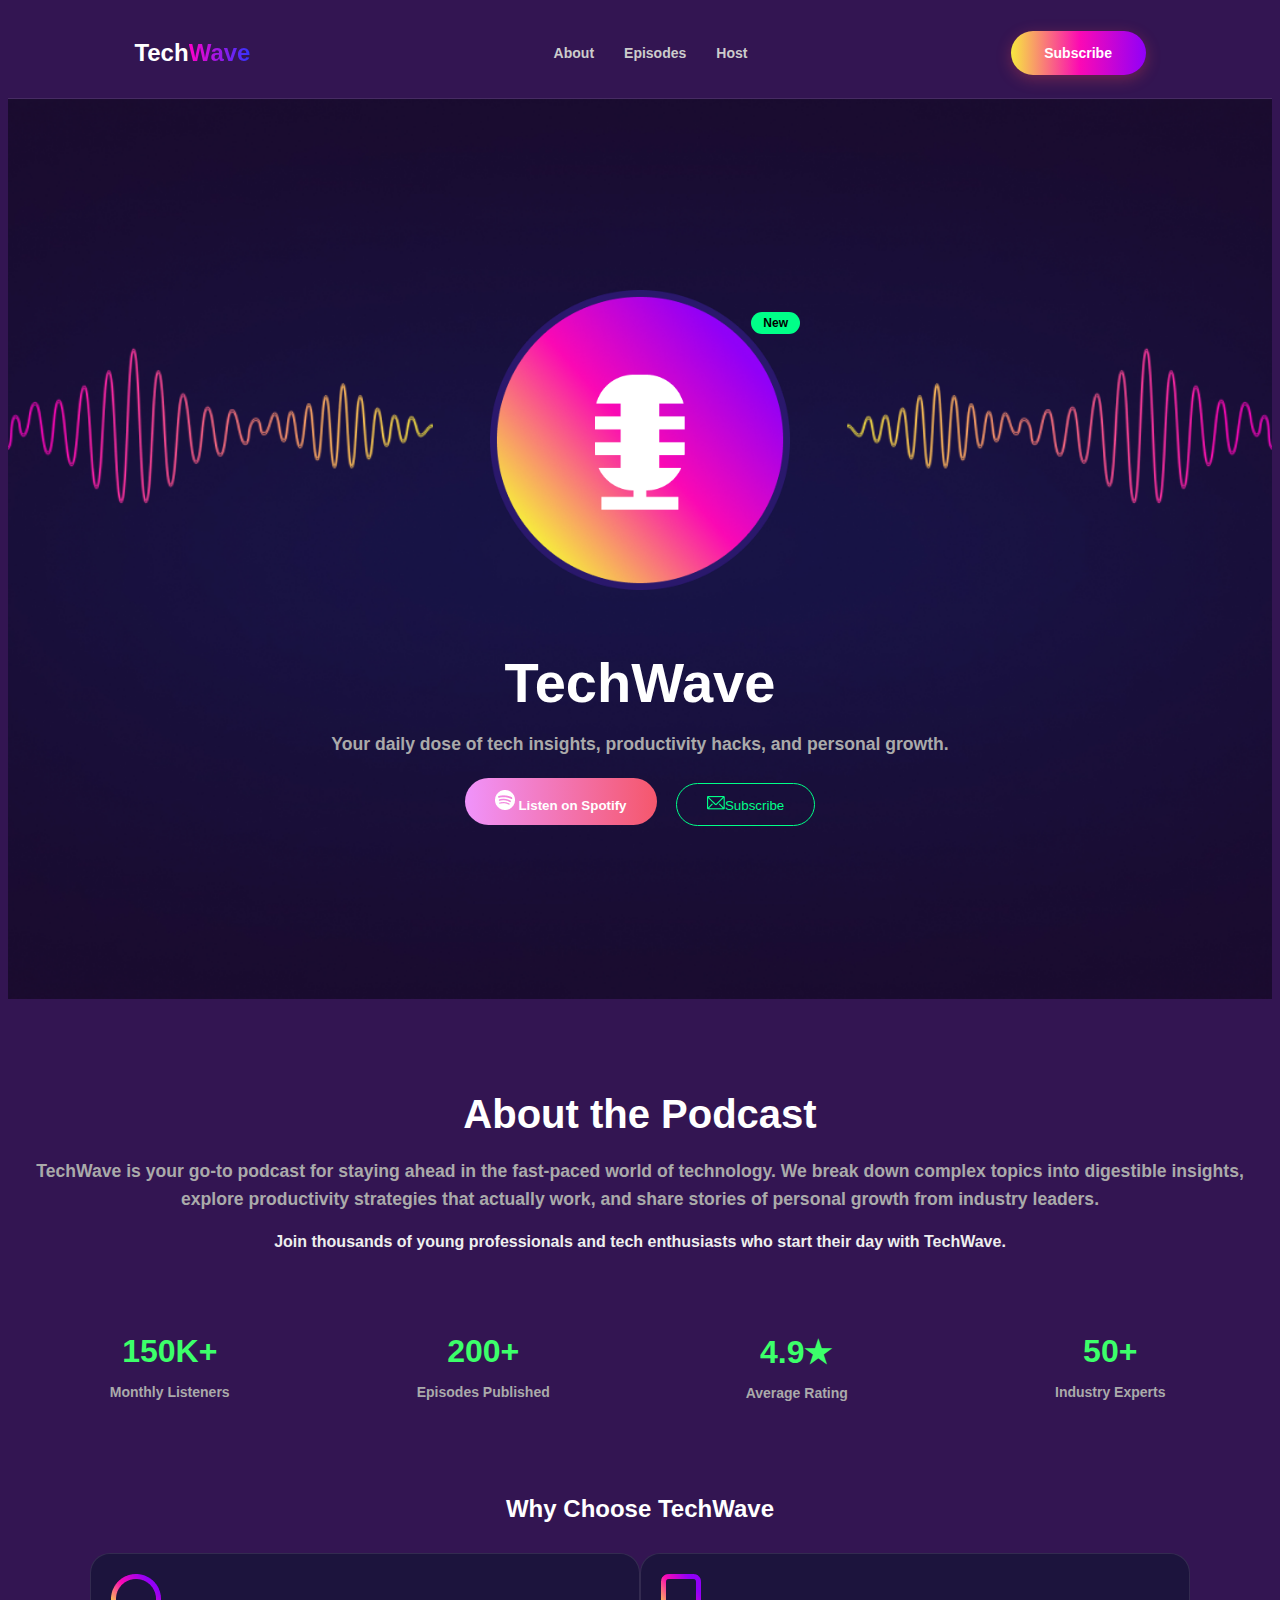
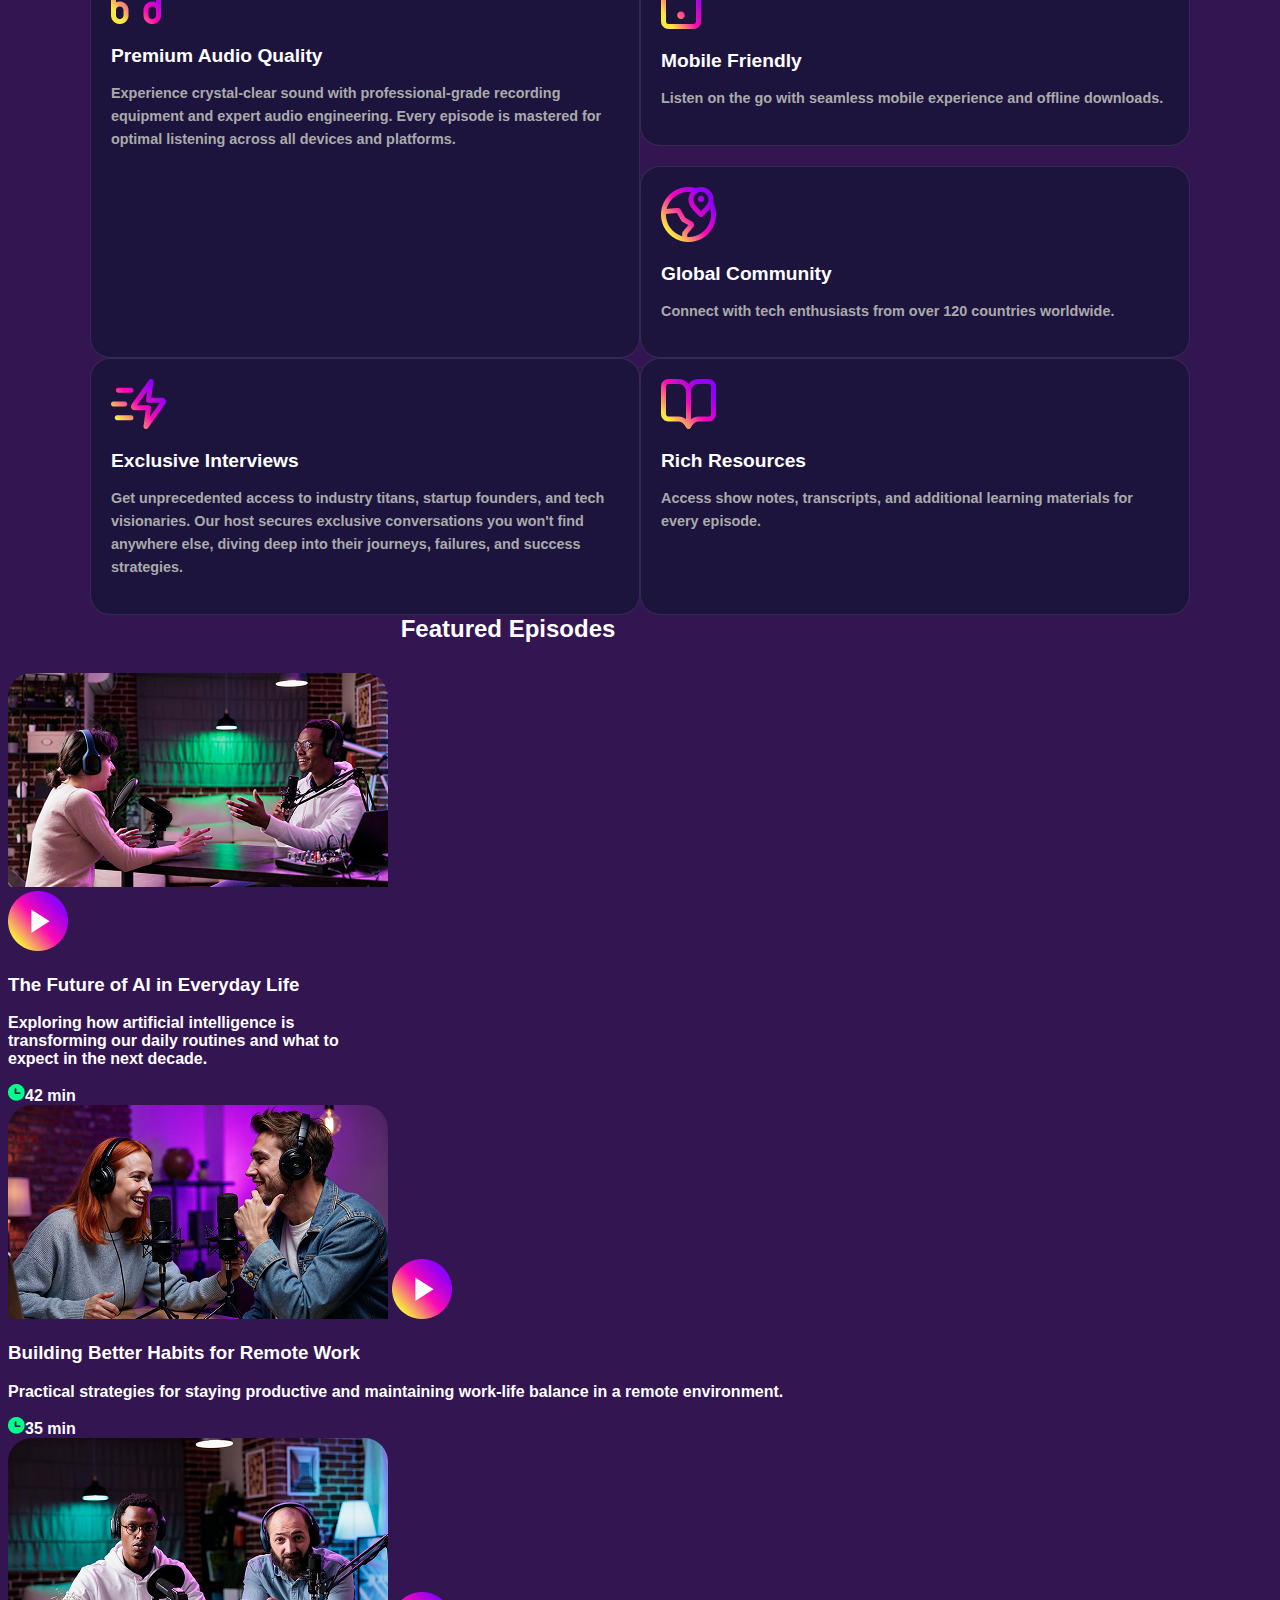
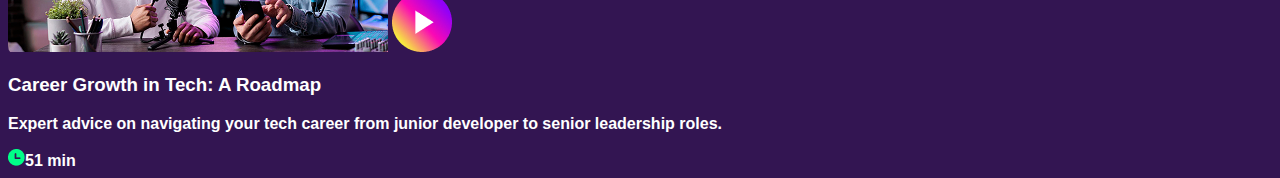
<file: index.html>
<!DOCTYPE html>
<html lang="en">
<head>
    <meta charset="UTF-8">
    <meta name="viewport" content="width=device-width, initial-scale=1.0">
    <title>TechWave  Podcast</title>
    <link rel="stylesheet" href="./style.css">
</head>
<body class="work-sans-font">
    <header>
        <nav class="navbar">
            <div class="logo">Tech<span class="wave-text">Wave</span></div>
            <ul class="nav-link">
                <li><a href="#">About</a></li>
                <li><a href="#">Episodes</a></li>
                <li><a href="#">Host</a></li>
            </ul>
            <button class="btn-subscribe"> Subscribe</button>
        </nav>
    </header>
    <section class="hero">
       
     <div class="hero-container">
        <div class="sound-wave-wrapper">
            <div class="mic-circle">
                    <img src="./assets/hero-circle.png" class="bg-circle"  alt="Background Circle">
                    <img src="./assets/microphone.png" 
                    class="mic-image"alt="Mic">
                </div>
                <span class="badge-new">New</span>
            </div>
        </div>
                    
                    
            
            
                
                    
                    


            
            </div>
            <h1 class="main-title" >TechWave</h1>
            <p class="description">Your daily dose of tech insights, productivity hacks, and personal growth.</p>
            <div class="hero-buttons">
                <button class="btn-spotify"><img src="./assets/spotify.png" alt="">
                    Listen on Spotify
                </button>
                <button class="btn-sub-outline"><img src="./assets/message.png" alt="">Subscribe</button>
            </div>
        </div>
    </section>

    <section class="about-podcast">
        <h2>About the Podcast</h2>
        <p class="description">
            TechWave is your go-to podcast for staying ahead in the fast-paced world of technology.
            We break down complex topics into digestible insights, explore productivity strategies that actually work,
            and share stories of personal growth from industry leaders.
        </p>
        <p class="cta-text">
            Join thousands of young professionals and tech enthusiasts who start their day with TechWave. 
        </p>
        <div class="stats">
            <div class="stat-box">
                <h3>150K+</h3>
                <p>Monthly Listeners</p>
            </div>
            <div class="stat-box">
                <h3>200+</h3>
                <p>Episodes Published</p>
            </div>
            <div class="stat-box">
                <h3>4.9★</h3>
                <p>Average Rating</p>
            </div>
            <div class="stat-box">
                <h3>50+</h3>
                <p>Industry Experts</p>
            </div>
        </div>
    </section>
    <section class="techwave-section">
        <h2 class="section-title">Why Choose TechWave</h2>
        <div class="features-container">
            <div class="feature-card premium-audio">
                <div class="icon"><img src="./assets/headphone.png" alt=""></div>
                <h3>Premium Audio Quality</h3>
                <p>Experience crystal-clear sound with professional-grade recording equipment and expert audio engineering. Every episode is mastered for optimal listening across all devices and platforms.</p>
            </div>
            <div class="column">
                <div class="feature-card mobile-friendly">
                    <div class="icon"><img src="./assets/device.png" alt=""></div>
                    <h3>Mobile Friendly</h3>
                    <p>Listen on the go with seamless mobile experience and offline downloads.</p>
                </div>
                <div class="feature-card global-community">
                    <div class="icon"><img src="./assets/location.png" alt="">
                    </div>
                    <h3>Global Community</h3>
                    <p>Connect with tech enthusiasts from over 120 countries worldwide.</p>
                </div>
            </div>
            <div class="feature-card exclusive-interviwes">
                <div class="icon"><img src="./assets/Icon (Stroke).png" alt=""></div>
                <h3>Exclusive Interviews</h3>
                <p>Get unprecedented access to industry titans, startup founders, and tech visionaries. Our host secures exclusive conversations you won't find anywhere else, diving deep into their journeys, failures, and success strategies.</p>
            </div>
            <div class="feature-card rich-resources">
                <div class="icon"><img src="./assets/resource.png" alt=""></div>
                <h3>Rich Resources</h3>
                <p>Access show notes, transcripts, and additional learning materials for every episode.</p>
            </div>
        </div>
    </section>
    <section class="main-container">
        <div class="section-title">Featured Episodes</div>
        <div class="episodes-grid">
            <div class="card">
                <div class="thumbnail"><img src="./assets/Rectangle 1 (2).png" alt="">
                    <img src="./assets/Group 9.png" alt="">
                </div>
                
                <h3>The Future of AI in Everyday Life</h3>
                <p>Exploring how artificial intelligence is transforming our daily routines and what to expect in the next decade.</p>
                <div class="duration-container"><img src="./assets/clock.png" alt=""><span class="text">42 min</span></div>
            </div>
        </div>
            <div class="card">
                <div class="thumbnail"><img src="./assets/Rectangle 1.png" alt="">
                    <img src="./assets/Group 9.png" alt="">
                </div>
                
                <h3>Building Better Habits for Remote Work</h3>
                <p>Practical strategies for staying productive and maintaining work-life balance in a remote environment.</p>
                <div class="duration-container"><img src="./assets/clock.png" alt=""><span class="text">35 min</span></div>
            </div>
        </div>
            <div class="card">
                <div class="thumbnail"><img src="./assets/Rectangle 1 (1).png" alt="">
                    <img src="./assets/Group 9.png" alt="">
                </div>
                
                <h3>Career Growth in Tech: A Roadmap</h3>
                <p>Expert advice on navigating your tech career from junior developer to senior leadership roles.</p>
                <div class="duration-container"><img src="./assets/clock.png" alt=""><span class="text">51 min</span></div>
            </div>
        </div>














    </section>















            
            
            
            
            
            













       
           

















    
   





        
    
</body>
</html>
</file>
<file: style.css>
body{
    background-color: #331552;
    color: #ffffff;

}

@import url('https://fonts.googleapis.com/css2?family=Work+Sans:ital,wght@0,100..900;1,100..900&display=swap');

.work-sans-font {
  font-family: "Work Sans", sans-serif;
  font-optical-sizing: auto;
  font-weight: 900;
  font-style: normal;
}








/* navbar */
.navbar{
    display: flex;
    justify-content: space-between;
    align-items: center;
    padding: 20px 10%;
    border-bottom: 1px solid rgba(255, 255, 255, 0.1);
}
.nav-link{
    display: flex;
    list-style: none;
    gap: 30px;
}
.nav-link a{
    color: #ccc;
    text-decoration: none;
    font-size: 14px;
}
.logo {
    font-size: 24px;
    font-weight: bold;
}
.wave-text{
    background: linear-gradient(to right,#ff00cc, #3333ff);
    -webkit-background-clip: text;
    background-clip: text;
    color: transparent;
}
.btn-subscribe{
    width: 135px;
    height: 44px;
    border-radius: 22px;
    background: linear-gradient(90deg,#F7E93F 0%, #FB09B4 51%,#9100F8 100%);
    color: white;
    font-size: 14px;
    font-weight: 600;
    text-align: center;
    border: none;
    cursor: pointer;
    display: flex;
    align-items: center;
    justify-content: center;
    transition: all 0.3s ease;
    box-shadow: 0 4px 15px rgba(255, 77, 77, 0.3);
}
.btn-subscribe:hover{
    transform: scale(1.05);
    filter: brightness(1.1);

}
/* hero section style */
.hero{
    height: 100vh;
    background-image: url("assets/hero-bg.png");
    background-size: cover;
    background-position: center;
    background-repeat: no-repeat;
    display: flex;
    flex-direction: column;
    align-items: center;
    justify-content: center;
    position: relative;
    color: #fff;

}
.header-logo{
    display: inline-block;
    position: relative;



}
.hero-container{
    
    position: relative;
    text-align: center;
    color: #ffffff;
    max-width: 700px;
    padding: 20px;
}
.sound-wave-wrapper{
    
    position: relative;
    width: 300px;
    height: 300px;
    margin: 0 auto;
    display: flex;
    justify-content: center;
    align-items: center;
    
}
.bg-circle{width: 100%;
    height: auto;
    position: relative;
    z-index: 1;

}
.mic-image{
    position: absolute;
    top: 50%;
    left: 50%;
    transform: translate(-50%,-50%);
    width: 30%;
    z-index: 2;
}
.badge-new{
    position: absolute;
    top: 20px;
    right: -10px;
    background: #00ff88;
    color: black;
    padding: 4px 12px;
    border-radius: 20px;
    font-size: 12px;
    font-weight: bold;
    z-index: 3;
}
/* title and button */
.main-title{
    font-size: 3.5rem;
    margin-bottom: 15px;
}
.description{
    color: #aaa;
    margin-bottom: 40px;
    font-size: 1.1rem;
    line-height: 1.6;
    max-width: 800;
    margin: 0 auto 20px;
}
.btn-spotify{
    background: linear-gradient(90deg, #f093fb, #f5576c);
    border: none;
    padding: 12px 30px;border-radius: 30px;
    color: white;
    font-weight: bold;
    margin-right: 15px;
}
.btn-sub-outline{
    background: transparent;
    border:  1px solid #00ff88;
    color: #00ff88;
    padding: 12px 30px;
    border-radius: 30px;
}
/* podcast style */
.about-podcast{
    padding: 60px 20px;
    text-align: center;
}

h2{
    font-size: 2.5rem;
    margin-bottom: 20px;
}
.cta-text{
    font-weight: bold;
    color: #eee;
    margin-bottom: 50px;
}
.stats {
    display: grid;
    grid-template-columns: repeat(4,1fr);
    gap: 30px;
    flex-wrap: wrap;
}
.stat-box h3 {
    font-size: 32px;
    color: #3cff6a;
    margin-bottom: 8px;

}
.stat-box p {
    font-size: 14px;
    color: #aaaaaa;
}
/* TechWave-section */
.section-title{
    text-align: center;
    font-size: 2rem;
    margin-bottom: 40px;
}
.features-container{
    display: grid;
    grid-template-columns: 1fr 1fr;
    grid: gap 20px;
    max-width: 1100px;
    margin: 0 auto;
}
.feature-card{
    background-color: #1c143d;
    border: 1px solid rgba(255, 255, 255, 0.1);
    border-radius: 20px;
    padding: 20px;
}
.feature-card h3{
    margin: 15px 0;
    font-size: 1.2rem;
}
.feature-card p{
    color: #aaa;
    line-height: 1.6;
    font-size: 0.9rem;
}
.column{
    display: flex;
    flex-direction: column;
    gap: 20px;
}




.icon {
    font-size:  24px;
    margin-bottom: 10px;
}
/* episodes style */
.main-container{
    max-width: 1000px;
    max-width: o auto;
}
.section-title{
    text-align: center;
    font-size: 24px;
    font-weight: bold;
    margin-bottom: 30px;
}
.episodes-grid{
    display: grid;
    grid-template-columns: repeat(3,1fr);
}

}
.card{
    background: rgba(255, 255, 255, 0.1);
    padding: 15px;
    border-radius: 15px;
    width: 332px;
    height: 35;

}


.thumbnail{
    position: relative;
    border-radius: 10px;
    overflow: hidden;
}











/* responsive */
@media screen  and(max-width:576px){
    .description{
        flex-direction: column;
    }
    
}


/* mobile  */
@media (max-width: 768px){
    .description{
        grid-template-columns: 2fr;
    }
    .about-podcast{
        flex-direction: column;
        gap: 20px;
    }
    .stat-box h3{
        font-size: 1.5rem;
    }
    .stat-box p {
        font-size: 1.8rem;
    }
    .features-container {
        display: grid;
        grid-template-columns: repeat(4,1fr);
    }

}
</file>
